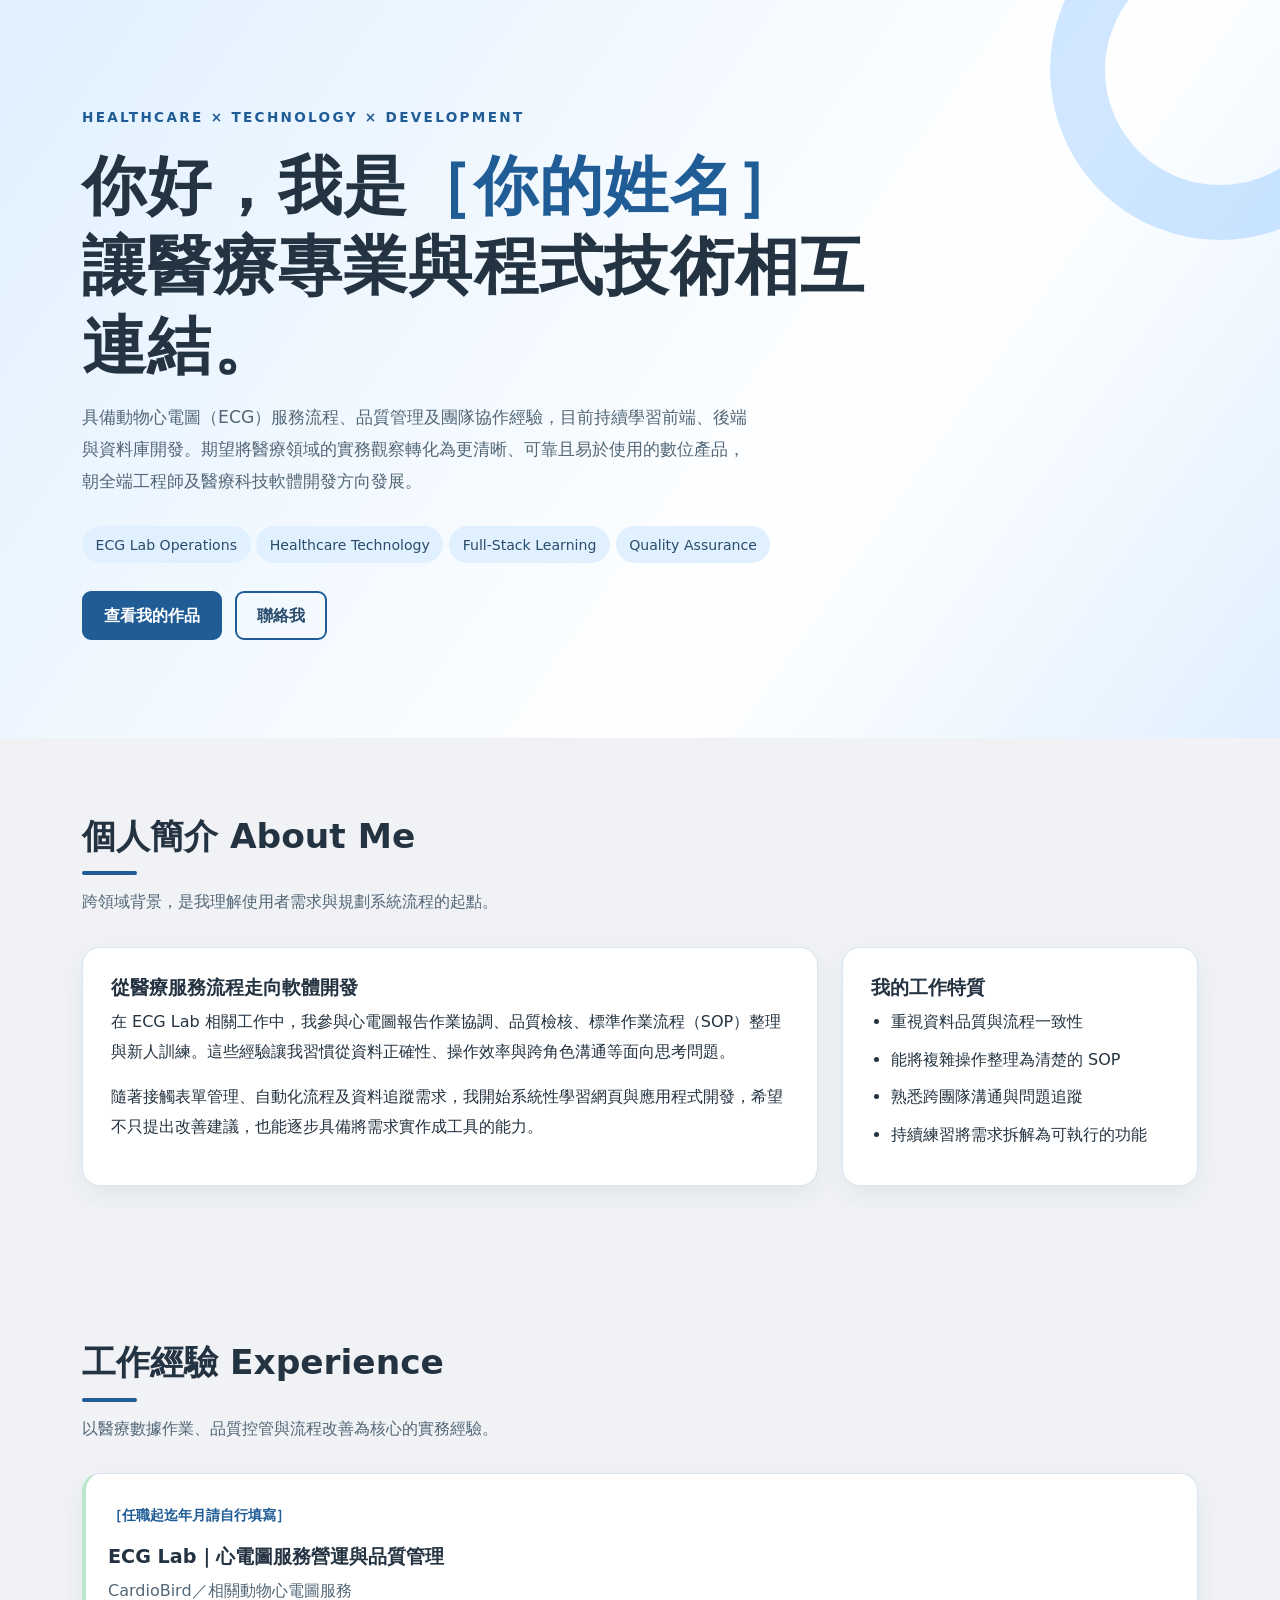
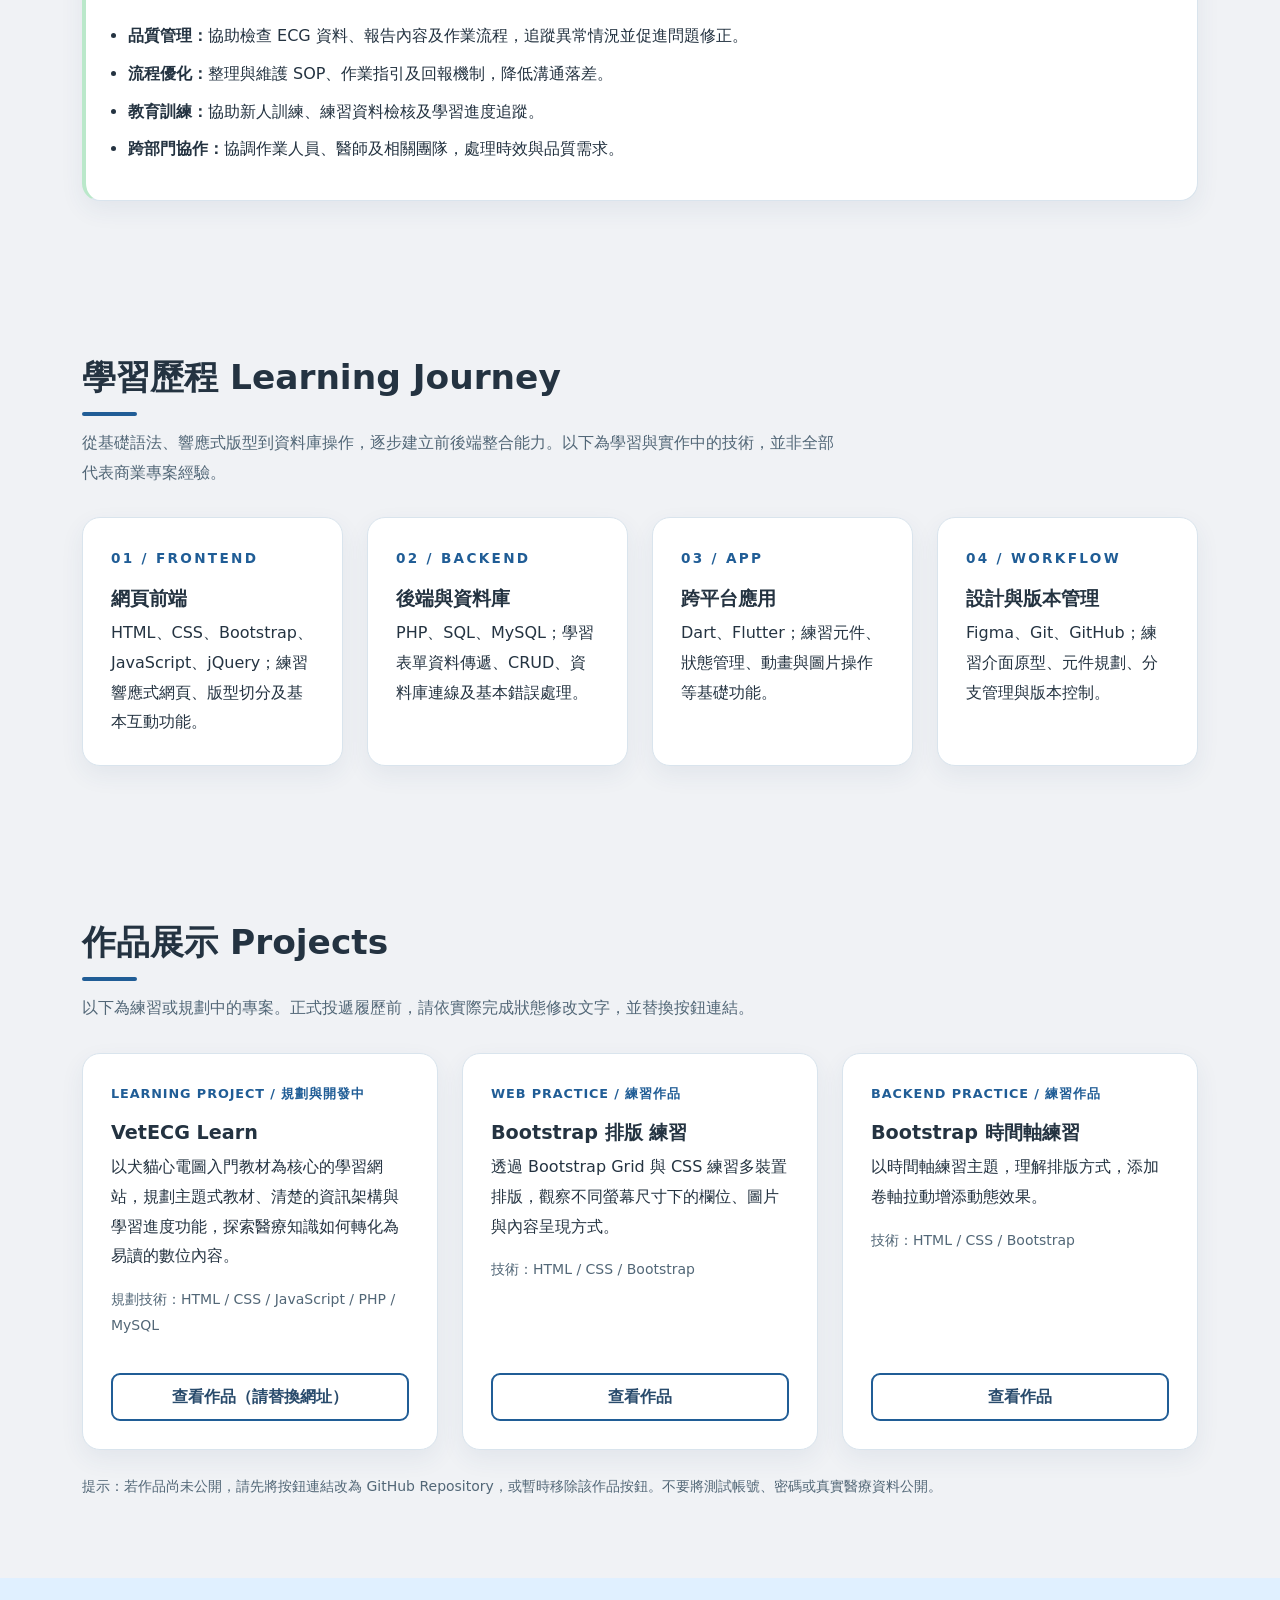
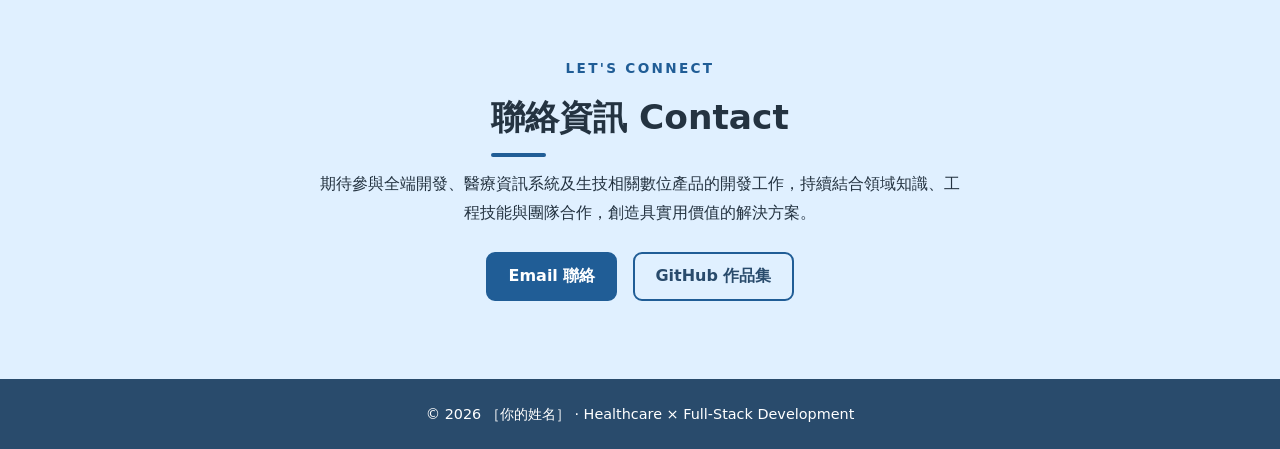
<file: index.html>
<!doctype html>
<html lang="zh-Hant">
<head>
  <meta charset="UTF-8">
  <meta name="viewport" content="width=device-width, initial-scale=1">
  <meta name="description" content="醫療科技與全端開發個人履歷，介紹 ECG Lab 工作經驗、程式學習歷程與專案作品。">
  <title>個人履歷｜醫療科技 × 全端開發</title>
  <link href="https://cdn.jsdelivr.net/npm/bootstrap@5.3.3/dist/css/bootstrap.min.css" rel="stylesheet">
  <style>
    :root{--primary:#205D96;--primary-dark:#294B6C;--navigation:#294B6C;--hero:#E0F0FF;--accent-blue:#72B7FF;--accent-green:#BAE8CA;--ink:#243341;--bg:#F0F2F5;--surface:#FFFFFF;--warm:#FFEBC9;--muted:#526777;--line:#D9E4ED;--mint:var(--accent-green)}
    *{box-sizing:border-box}html{scroll-behavior:smooth}body{font-family:system-ui,-apple-system,"Microsoft JhengHei","Noto Sans TC",sans-serif;background:var(--bg);color:var(--ink);line-height:1.85}
    .hero{background:linear-gradient(125deg,#E0F0FF 0%,#FFFFFF 65%,#E0F0FF 100%);padding:105px 0 90px;position:relative;overflow:hidden}
    .hero:after{content:"";position:absolute;width:340px;height:340px;border:55px solid #72B7FF55;border-radius:50%;right:-110px;top:-100px;pointer-events:none}
    .eyebrow{color:var(--primary);font-size:.85rem;font-weight:750;letter-spacing:.17em;text-transform:uppercase}.hero h1{font-weight:800;letter-spacing:.02em;font-size:clamp(2.2rem,5vw,4rem);line-height:1.25}.lead-text{font-size:1.08rem;color:#526777;max-width:670px}
    .tag{display:inline-block;padding:.35rem .85rem;border-radius:30px;background:#E0F0FF;color:var(--primary-dark);font-size:.88rem;margin:.25rem .35rem .25rem 0}
    .btn-med{background:var(--primary);border:2px solid var(--primary);color:white;border-radius:9px;padding:.65rem 1.25rem;font-weight:650}.btn-med:hover,.btn-med:focus{background:var(--primary-dark);border-color:var(--primary-dark);color:white}
    .btn-outline-med{background:transparent;border:2px solid var(--primary);color:var(--primary-dark);border-radius:9px;padding:.65rem 1.25rem;font-weight:650}.btn-outline-med:hover,.btn-outline-med:focus{background:var(--primary);color:#fff}
    section.content-section{padding:78px 0}.section-title{font-size:clamp(1.7rem,3vw,2.15rem);font-weight:800;margin-bottom:12px}.section-title:after{content:"";display:block;width:55px;height:4px;background:var(--primary);border-radius:4px;margin-top:14px}.section-intro{color:var(--muted);max-width:760px;margin-bottom:30px}
    .card-soft{background:var(--surface);border:1px solid var(--line);border-radius:18px;padding:28px;height:100%;box-shadow:0 9px 25px #294B6C12}.card-soft h3{font-size:1.2rem;font-weight:750}.card-soft p:last-child{margin-bottom:0}.card-soft ul{padding-left:1.25rem;margin-bottom:0}.card-soft li{margin-bottom:.5rem}.muted{color:var(--muted)}
    .experience{border-left:4px solid var(--accent-green);padding-left:22px}.period{color:var(--primary);font-weight:700;font-size:.9rem}.number{font-size:2rem;font-weight:800;color:var(--primary)}
    .project-label{font-size:.8rem;letter-spacing:.07em;color:var(--primary);font-weight:750}.project-card{display:flex;flex-direction:column}.project-card .project-action{margin-top:auto;padding-top:18px}.project-card .btn{width:100%}
    .contact{background:#E0F0FF}.footer{background:#294B6C;color:#FFFFFF;padding:22px 0;font-size:.9rem}a{color:var(--primary-dark)}a:focus-visible{outline:3px solid #72B7FF;outline-offset:3px}
    @media(max-width:767.98px){.hero{padding:72px 0 60px}section.content-section{padding:55px 0}.card-soft{padding:23px}}
  </style>
</head>
<body>
  <!-- Figma 色票已同步至 :root，可直接修改 CSS 變數 -->
  <!-- 1. 個人簡介：請自行修改姓名、聯絡方式及自我介紹 -->
  <header class="hero">
    <div class="container position-relative" style="z-index:1">
      <div class="row align-items-center g-4">
        <div class="col-lg-9">
          <p class="eyebrow mb-3">Healthcare × Technology × Development</p>
          <h1 class="mb-3">你好，我是<span style="color:var(--primary)">［你的姓名］</span><br>讓醫療專業與程式技術相互連結。</h1>
          <p class="lead-text mb-4">具備動物心電圖（ECG）服務流程、品質管理及團隊協作經驗，目前持續學習前端、後端與資料庫開發。期望將醫療領域的實務觀察轉化為更清晰、可靠且易於使用的數位產品，朝全端工程師及醫療科技軟體開發方向發展。</p>
          <div class="mb-4"><span class="tag">ECG Lab Operations</span><span class="tag">Healthcare Technology</span><span class="tag">Full-Stack Learning</span><span class="tag">Quality Assurance</span></div>
          <a class="btn btn-med me-2 mb-2" href="#projects">查看我的作品</a>
          <a class="btn btn-outline-med mb-2" href="mailto:yourname@example.com">聯絡我</a>
        </div>
      </div>
    </div>
  </header>
  <main>
    <section class="content-section" id="about"><div class="container">
      <h2 class="section-title">個人簡介 About Me</h2>
      <p class="section-intro">跨領域背景，是我理解使用者需求與規劃系統流程的起點。</p>
      <div class="row g-4">
        <div class="col-lg-8"><div class="card-soft"><h3>從醫療服務流程走向軟體開發</h3><p>在 ECG Lab 相關工作中，我參與心電圖報告作業協調、品質檢核、標準作業流程（SOP）整理與新人訓練。這些經驗讓我習慣從資料正確性、操作效率與跨角色溝通等面向思考問題。</p><p>隨著接觸表單管理、自動化流程及資料追蹤需求，我開始系統性學習網頁與應用程式開發，希望不只提出改善建議，也能逐步具備將需求實作成工具的能力。</p></div></div>
        <div class="col-lg-4"><div class="card-soft"><h3>我的工作特質</h3><ul><li>重視資料品質與流程一致性</li><li>能將複雜操作整理為清楚的 SOP</li><li>熟悉跨團隊溝通與問題追蹤</li><li>持續練習將需求拆解為可執行的功能</li></ul></div></div>
      </div>
    </div></section>
    <section class="content-section" id="experience" style="background:#F0F2F5"><div class="container">
      <h2 class="section-title">工作經驗 Experience</h2><p class="section-intro">以醫療數據作業、品質控管與流程改善為核心的實務經驗。</p>
      <div class="card-soft experience"><p class="period">［任職起迄年月請自行填寫］</p><h3>ECG Lab｜心電圖服務營運與品質管理</h3><p class="muted">CardioBird／相關動物心電圖服務</p><ul><li><strong>品質管理：</strong>協助檢查 ECG 資料、報告內容及作業流程，追蹤異常情況並促進問題修正。</li><li><strong>流程優化：</strong>整理與維護 SOP、作業指引及回報機制，降低溝通落差。</li><li><strong>教育訓練：</strong>協助新人訓練、練習資料檢核及學習進度追蹤。</li><li><strong>跨部門協作：</strong>協調作業人員、醫師及相關團隊，處理時效與品質需求。</li></ul></div>
    </div></section>
    <section class="content-section" id="learning"><div class="container">
      <h2 class="section-title">學習歷程 Learning Journey</h2><p class="section-intro">從基礎語法、響應式版型到資料庫操作，逐步建立前後端整合能力。以下為學習與實作中的技術，並非全部代表商業專案經驗。</p>
      <div class="row g-4">
        <div class="col-md-6 col-xl-3"><div class="card-soft"><p class="eyebrow">01 / Frontend</p><h3>網頁前端</h3><p>HTML、CSS、Bootstrap、JavaScript、jQuery；練習響應式網頁、版型切分及基本互動功能。</p></div></div>
        <div class="col-md-6 col-xl-3"><div class="card-soft"><p class="eyebrow">02 / Backend</p><h3>後端與資料庫</h3><p>PHP、SQL、MySQL；學習表單資料傳遞、CRUD、資料庫連線及基本錯誤處理。</p></div></div>
        <div class="col-md-6 col-xl-3"><div class="card-soft"><p class="eyebrow">03 / App</p><h3>跨平台應用</h3><p>Dart、Flutter；練習元件、狀態管理、動畫與圖片操作等基礎功能。</p></div></div>
        <div class="col-md-6 col-xl-3"><div class="card-soft"><p class="eyebrow">04 / Workflow</p><h3>設計與版本管理</h3><p>Figma、Git、GitHub；練習介面原型、元件規劃、分支管理與版本控制。</p></div></div>
      </div>
    </div></section>
    <section class="content-section" id="projects" style="background:#F0F2F5"><div class="container">
      <h2 class="section-title">作品展示 Projects</h2><p class="section-intro">以下為練習或規劃中的專案。正式投遞履歷前，請依實際完成狀態修改文字，並替換按鈕連結。</p>
      <div class="row g-4">
        <div class="col-md-6 col-xl-4"><article class="card-soft project-card"><p class="project-label">LEARNING PROJECT / 規劃與開發中</p><h3>VetECG Learn</h3><p>以犬貓心電圖入門教材為核心的學習網站，規劃主題式教材、清楚的資訊架構與學習進度功能，探索醫療知識如何轉化為易讀的數位內容。</p><p class="muted small">規劃技術：HTML / CSS / JavaScript / PHP / MySQL</p><div class="project-action"><a class="btn btn-outline-med" href="https://example.com/vetecg-learn" target="_blank" rel="noopener noreferrer">查看作品（請替換網址）</a></div></article></div>
        <div class="col-md-6 col-xl-4"><article class="card-soft project-card"><p class="project-label">WEB PRACTICE / 練習作品</p><h3>Bootstrap 排版 練習</h3><p>透過 Bootstrap Grid 與 CSS 練習多裝置排版，觀察不同螢幕尺寸下的欄位、圖片與內容呈現方式。</p><p class="muted small">技術：HTML / CSS / Bootstrap</p><div class="project-action"><a class="btn btn-outline-med" href="1030AI01.html" target="_blank" rel="noopener noreferrer">查看作品</a></div></article></div>
        <div class="col-md-6 col-xl-4"><article class="card-soft project-card"><p class="project-label">BACKEND PRACTICE / 練習作品</p><h3>Bootstrap 時間軸練習</h3><p>以時間軸練習主題，理解排版方式，添加卷軸拉動增添動態效果。</p><p class="muted small">技術：HTML / CSS / Bootstrap</p><div class="project-action"><a class="btn btn-outline-med" href="1102-AIandroller.html" target="_blank" rel="noopener noreferrer">查看作品</a></div></article></div>
      </div>
      <p class="small muted mt-4 mb-0">提示：若作品尚未公開，請先將按鈕連結改為 GitHub Repository，或暫時移除該作品按鈕。不要將測試帳號、密碼或真實醫療資料公開。</p>
    </div></section>
    <section class="content-section contact" id="contact"><div class="container text-center"><p class="eyebrow">Let's Connect</p><h2 class="section-title d-inline-block">聯絡資訊 Contact</h2><p class="mx-auto" style="max-width:650px">期待參與全端開發、醫療資訊系統及生技相關數位產品的開發工作，持續結合領域知識、工程技能與團隊合作，創造具實用價值的解決方案。</p><div class="d-flex flex-wrap justify-content-center gap-3 mt-4"><a class="btn btn-med" href="mailto:yourname@example.com">Email 聯絡</a><a class="btn btn-outline-med" href="https://github.com/YOUR_USERNAME" target="_blank" rel="noopener noreferrer">GitHub 作品集</a></div></div></section>
  </main>
  <footer class="footer text-center"><div class="container">© 2026 ［你的姓名］ · Healthcare × Full-Stack Development</div></footer>
</body>
</html>
</file>
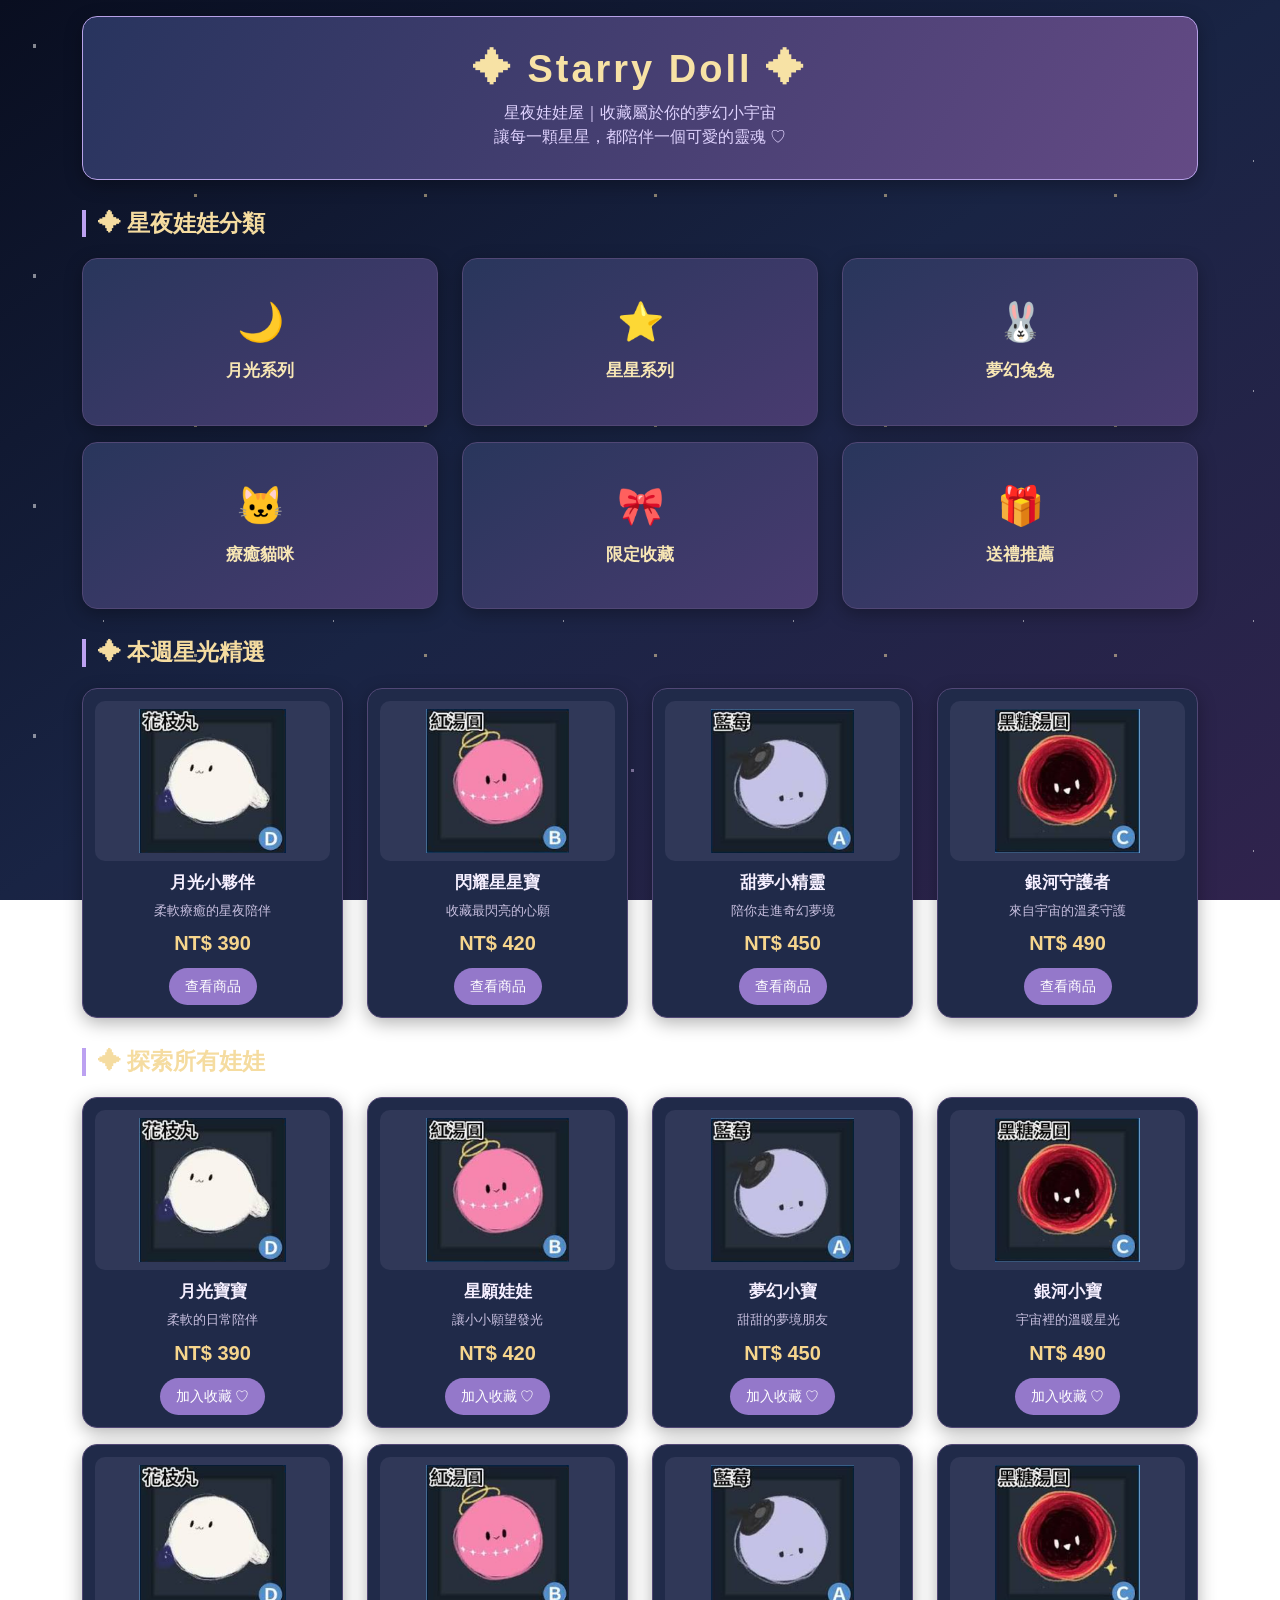
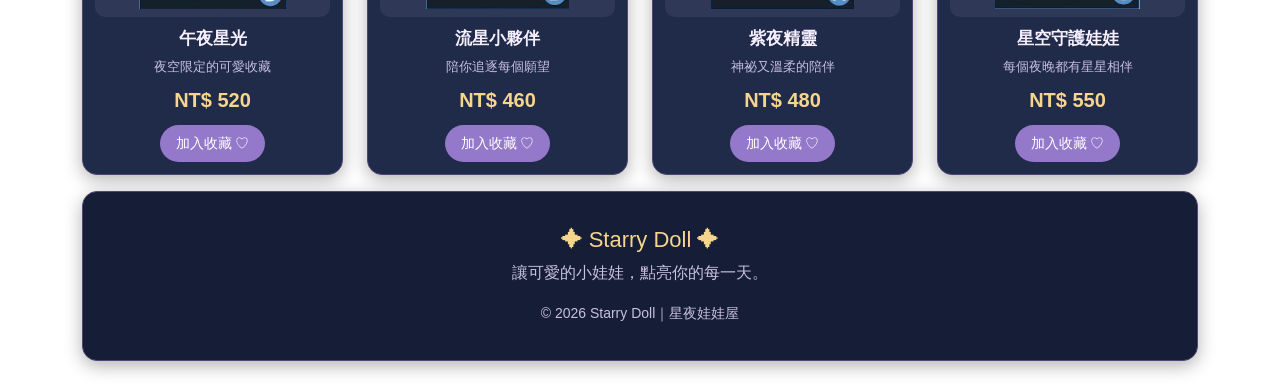
<file: 1030AI01.html>
<!DOCTYPE html>
<html lang="zh-TW">

<head>
    <meta charset="UTF-8">
    <meta name="viewport" content="width=device-width, initial-scale=1.0">
    <title>Starry Doll｜星夜娃娃屋</title>
    <link rel="stylesheet" href="css/bootstrap.min.css">
    <link rel="stylesheet" href="css/mygo.css">

    <style>
        /* 星空背景 */
        body {
            background: linear-gradient(145deg, #090e20, #192444, #30234d);
            background-attachment: fixed;
            color: #f4efff;
            font-family: "Microsoft JhengHei", sans-serif;
        }

        /* 星空點綴 */
        body::before {
            content: "";
            position: fixed;
            inset: 0;
            pointer-events: none;
            background-image:
                radial-gradient(2px 2px at 15% 20%, #ffffff 90%, transparent),
                radial-gradient(2px 2px at 75% 35%, #e4ccff 90%, transparent),
                radial-gradient(1px 1px at 45% 70%, #ffffff 90%, transparent),
                radial-gradient(2px 2px at 85% 85%, #ffe5a9 90%, transparent);
            background-size: 230px 230px;
            opacity: 0.5;
        }

        .container {
            position: relative;
            padding-bottom: 30px;
        }

        /* 保留原本 box01 類別 */
        .box01 {
            min-height: 160px;
            text-align: center;
            border-radius: 15px;
            overflow: hidden;
            background: #202a4b;
            border: 1px solid #514775;
            box-shadow: 0 5px 18px rgba(0, 0, 0, 0.3);
            transition: transform 0.3s, box-shadow 0.3s;
        }

        .box01:hover {
            transform: translateY(-5px);
            box-shadow: 0 10px 25px rgba(174, 143, 255, 0.3);
        }

        /* Header */
        .header-box {
            min-height: 160px;
            padding: 30px 15px;
            background: linear-gradient(120deg, #28345e, #644a85);
            border: 1px solid #b7a1e7;
        }

        .header-box h1 {
            font-size: 38px;
            font-weight: 900;
            color: #f7e2a5;
            letter-spacing: 3px;
        }

        .header-box p {
            color: #e0d3ff;
            margin-bottom: 0;
        }

        /* 分類區 */
        .category-box {
            min-height: 160px;
            padding: 35px 8px;
            background: linear-gradient(145deg, #29365c, #493b70);
        }

        .category-icon {
            font-size: 38px;
            margin-bottom: 10px;
        }

        .category-box h3 {
            font-size: 17px;
            font-weight: bold;
            color: #f8e7b5;
        }

        /* 商品卡片 */
        .product-box {
            padding: 12px;
            background: #202a49;
            height: 100%;
        }

        .product-box img {
            width: 100%;
            height: 160px;
            object-fit: contain;
            border-radius: 10px;
            background: #303858;
            padding: 8px;
        }

        .product-box h3 {
            font-size: 17px;
            font-weight: bold;
            margin-top: 12px;
            color: #f5efff;
        }

        .product-box p {
            font-size: 13px;
            color: #c7bfdf;
            margin-bottom: 8px;
        }

        .price {
            font-size: 20px;
            font-weight: bold;
            color: #f6d58d;
            margin-bottom: 10px;
        }

        .buy-btn {
            display: inline-block;
            background: #9478ca;
            color: white;
            text-decoration: none;
            padding: 8px 16px;
            border-radius: 20px;
            font-size: 14px;
            transition: background 0.3s;
        }

        .buy-btn:hover {
            background: #c2a3f2;
            color: #15152b;
        }

        /* 區域標題 */
        .section-title {
            margin-top: 30px;
            margin-bottom: 5px;
            color: #f5dca0;
            font-size: 23px;
            font-weight: bold;
            border-left: 4px solid #bca1f1;
            padding-left: 12px;
        }

        /* Footer */
        .footer-box {
            min-height: 160px;
            padding: 35px 15px;
            background: #151d37;
            color: #c9c1df;
        }

        .footer-box h3 {
            color: #f6d58d;
            font-size: 22px;
        }

        /* 小螢幕微調 */
        @media (max-width: 576px) {
            .header-box h1 {
                font-size: 27px;
            }

            .product-box img {
                height: 190px;
            }
        }
    </style>
</head>

<body>
    <div class="container">

        <!-- Header：保留原本 RWD 設定 -->
        <div class="row">
            <div class="col-12 mt-3 d-md-none d-lg-block">
                <div class="box01 header-box">
                    <h1>✦ Starry Doll ✦</h1>
                    <p>星夜娃娃屋｜收藏屬於你的夢幻小宇宙</p>
                    <p>讓每一顆星星，都陪伴一個可愛的靈魂 ♡</p>
                </div>
            </div>
        </div>

        <!-- 第一排：六個分類 -->
        <h2 class="section-title">✦ 星夜娃娃分類</h2>
        <div class="row">
            <div class="col-sm-6 col-lg-4 col-xxl-2 mt-3">
                <div class="box01 category-box">
                    <div class="category-icon">🌙</div>
                    <h3>月光系列</h3>
                </div>
            </div>
            <div class="col-sm-6 col-lg-4 col-xxl-2 mt-3">
                <div class="box01 category-box">
                    <div class="category-icon">⭐</div>
                    <h3>星星系列</h3>
                </div>
            </div>
            <div class="col-sm-6 col-lg-4 col-xxl-2 mt-3">
                <div class="box01 category-box">
                    <div class="category-icon">🐰</div>
                    <h3>夢幻兔兔</h3>
                </div>
            </div>
            <div class="col-sm-6 col-lg-4 col-xxl-2 mt-3">
                <div class="box01 category-box">
                    <div class="category-icon">🐱</div>
                    <h3>療癒貓咪</h3>
                </div>
            </div>
            <div class="col-sm-6 col-lg-4 col-xxl-2 mt-3">
                <div class="box01 category-box">
                    <div class="category-icon">🎀</div>
                    <h3>限定收藏</h3>
                </div>
            </div>
            <div class="col-sm-6 col-lg-4 col-xxl-2 mt-3">
                <div class="box01 category-box">
                    <div class="category-icon">🎁</div>
                    <h3>送禮推薦</h3>
                </div>
            </div>
        </div>

        <!-- 第二排：精選娃娃 -->
        <h2 class="section-title">✦ 本週星光精選</h2>
        <div class="row">
            <div class="col-sm-6 col-lg-3 col-xxl-2 mt-3">
                <div class="box01 product-box">
                    <img src="./image/01.png" alt="月光娃娃">
                    <h3>月光小夥伴</h3>
                    <p>柔軟療癒的星夜陪伴</p>
                    <div class="price">NT$ 390</div>
                    <a href="#shop" class="buy-btn">查看商品</a>
                </div>
            </div>
            <div class="col-sm-6 col-lg-3 col-xxl-2 mt-3">
                <div class="box01 product-box">
                    <img src="./image/02.png" alt="星星娃娃">
                    <h3>閃耀星星寶</h3>
                    <p>收藏最閃亮的心願</p>
                    <div class="price">NT$ 420</div>
                    <a href="#shop" class="buy-btn">查看商品</a>
                </div>
            </div>
            <div class="col-sm-6 col-lg-3 col-xxl-2 mt-3">
                <div class="box01 product-box">
                    <img src="./image/03.png" alt="夢境娃娃">
                    <h3>甜夢小精靈</h3>
                    <p>陪你走進奇幻夢境</p>
                    <div class="price">NT$ 450</div>
                    <a href="#shop" class="buy-btn">查看商品</a>
                </div>
            </div>
            <div class="col-sm-6 col-lg-3 col-xxl-2 mt-3">
                <div class="box01 product-box">
                    <img src="./image/04.png" alt="銀河娃娃">
                    <h3>銀河守護者</h3>
                    <p>來自宇宙的溫柔守護</p>
                    <div class="price">NT$ 490</div>
                    <a href="#shop" class="buy-btn">查看商品</a>
                </div>
            </div>
            <div class="col-sm-6 col-lg-3 col-xxl-2 mt-3 d-none d-xxl-block">
                <div class="box01 product-box">
                    <img src="./image/01.png" alt="星夜限定娃娃">
                    <h3>星夜限定款</h3>
                    <p>值得收藏的可愛驚喜</p>
                    <div class="price">NT$ 520</div>
                    <a href="#shop" class="buy-btn">查看商品</a>
                </div>
            </div>
            <div class="col-sm-6 col-lg-3 col-xxl-2 mt-3 d-none d-xxl-block">
                <div class="box01 product-box">
                    <img src="./image/02.png" alt="星光禮物娃娃">
                    <h3>星光禮物盒</h3>
                    <p>送給最重要的那個人</p>
                    <div class="price">NT$ 590</div>
                    <a href="#shop" class="buy-btn">查看商品</a>
                </div>
            </div>
        </div>

        <!-- 第三排：八個商品 -->
        <h2 class="section-title" id="shop">✦ 探索所有娃娃</h2>
        <div class="row">
            <div class="col-md-6 col-xl-3 mt-3">
                <div class="box01 product-box">
                    <img src="./image/01.png" alt="月光寶寶">
                    <h3>月光寶寶</h3>
                    <p>柔軟的日常陪伴</p>
                    <div class="price">NT$ 390</div>
                    <a href="#shop" class="buy-btn">加入收藏 ♡</a>
                </div>
            </div>
            <div class="col-md-6 col-xl-3 mt-3">
                <div class="box01 product-box">
                    <img src="./image/02.png" alt="星願娃娃">
                    <h3>星願娃娃</h3>
                    <p>讓小小願望發光</p>
                    <div class="price">NT$ 420</div>
                    <a href="#shop" class="buy-btn">加入收藏 ♡</a>
                </div>
            </div>
            <div class="col-md-6 col-xl-3 mt-3">
                <div class="box01 product-box">
                    <img src="./image/03.png" alt="夢幻小寶">
                    <h3>夢幻小寶</h3>
                    <p>甜甜的夢境朋友</p>
                    <div class="price">NT$ 450</div>
                    <a href="#shop" class="buy-btn">加入收藏 ♡</a>
                </div>
            </div>
            <div class="col-md-6 col-xl-3 mt-3">
                <div class="box01 product-box">
                    <img src="./image/04.png" alt="銀河小寶">
                    <h3>銀河小寶</h3>
                    <p>宇宙裡的溫暖星光</p>
                    <div class="price">NT$ 490</div>
                    <a href="#shop" class="buy-btn">加入收藏 ♡</a>
                </div>
            </div>
            <div class="col-md-6 col-xl-3 mt-3">
                <div class="box01 product-box">
                    <img src="./image/01.png" alt="午夜星光">
                    <h3>午夜星光</h3>
                    <p>夜空限定的可愛收藏</p>
                    <div class="price">NT$ 520</div>
                    <a href="#shop" class="buy-btn">加入收藏 ♡</a>
                </div>
            </div>
            <div class="col-md-6 col-xl-3 mt-3">
                <div class="box01 product-box">
                    <img src="./image/02.png" alt="流星小夥伴">
                    <h3>流星小夥伴</h3>
                    <p>陪你追逐每個願望</p>
                    <div class="price">NT$ 460</div>
                    <a href="#shop" class="buy-btn">加入收藏 ♡</a>
                </div>
            </div>
            <div class="col-md-6 col-xl-3 mt-3">
                <div class="box01 product-box">
                    <img src="./image/03.png" alt="紫夜精靈">
                    <h3>紫夜精靈</h3>
                    <p>神祕又溫柔的陪伴</p>
                    <div class="price">NT$ 480</div>
                    <a href="#shop" class="buy-btn">加入收藏 ♡</a>
                </div>
            </div>
            <div class="col-md-6 col-xl-3 mt-3">
                <div class="box01 product-box">
                    <img src="./image/04.png" alt="星空守護娃娃">
                    <h3>星空守護娃娃</h3>
                    <p>每個夜晚都有星星相伴</p>
                    <div class="price">NT$ 550</div>
                    <a href="#shop" class="buy-btn">加入收藏 ♡</a>
                </div>
            </div>
        </div>

        <!-- Footer：保留原本 RWD 設定 -->
        <div class="row">
            <div class="col-12 mt-3 d-none d-md-block">
                <div class="box01 footer-box">
                    <h3>✦ Starry Doll ✦</h3>
                    <p>讓可愛的小娃娃，點亮你的每一天。</p>
                    <small>© 2026 Starry Doll｜星夜娃娃屋</small>
                </div>
            </div>
        </div>

    </div>

    <script src="js/bootstrap.bundle.min.js"></script>
</body>

</html>
</file>
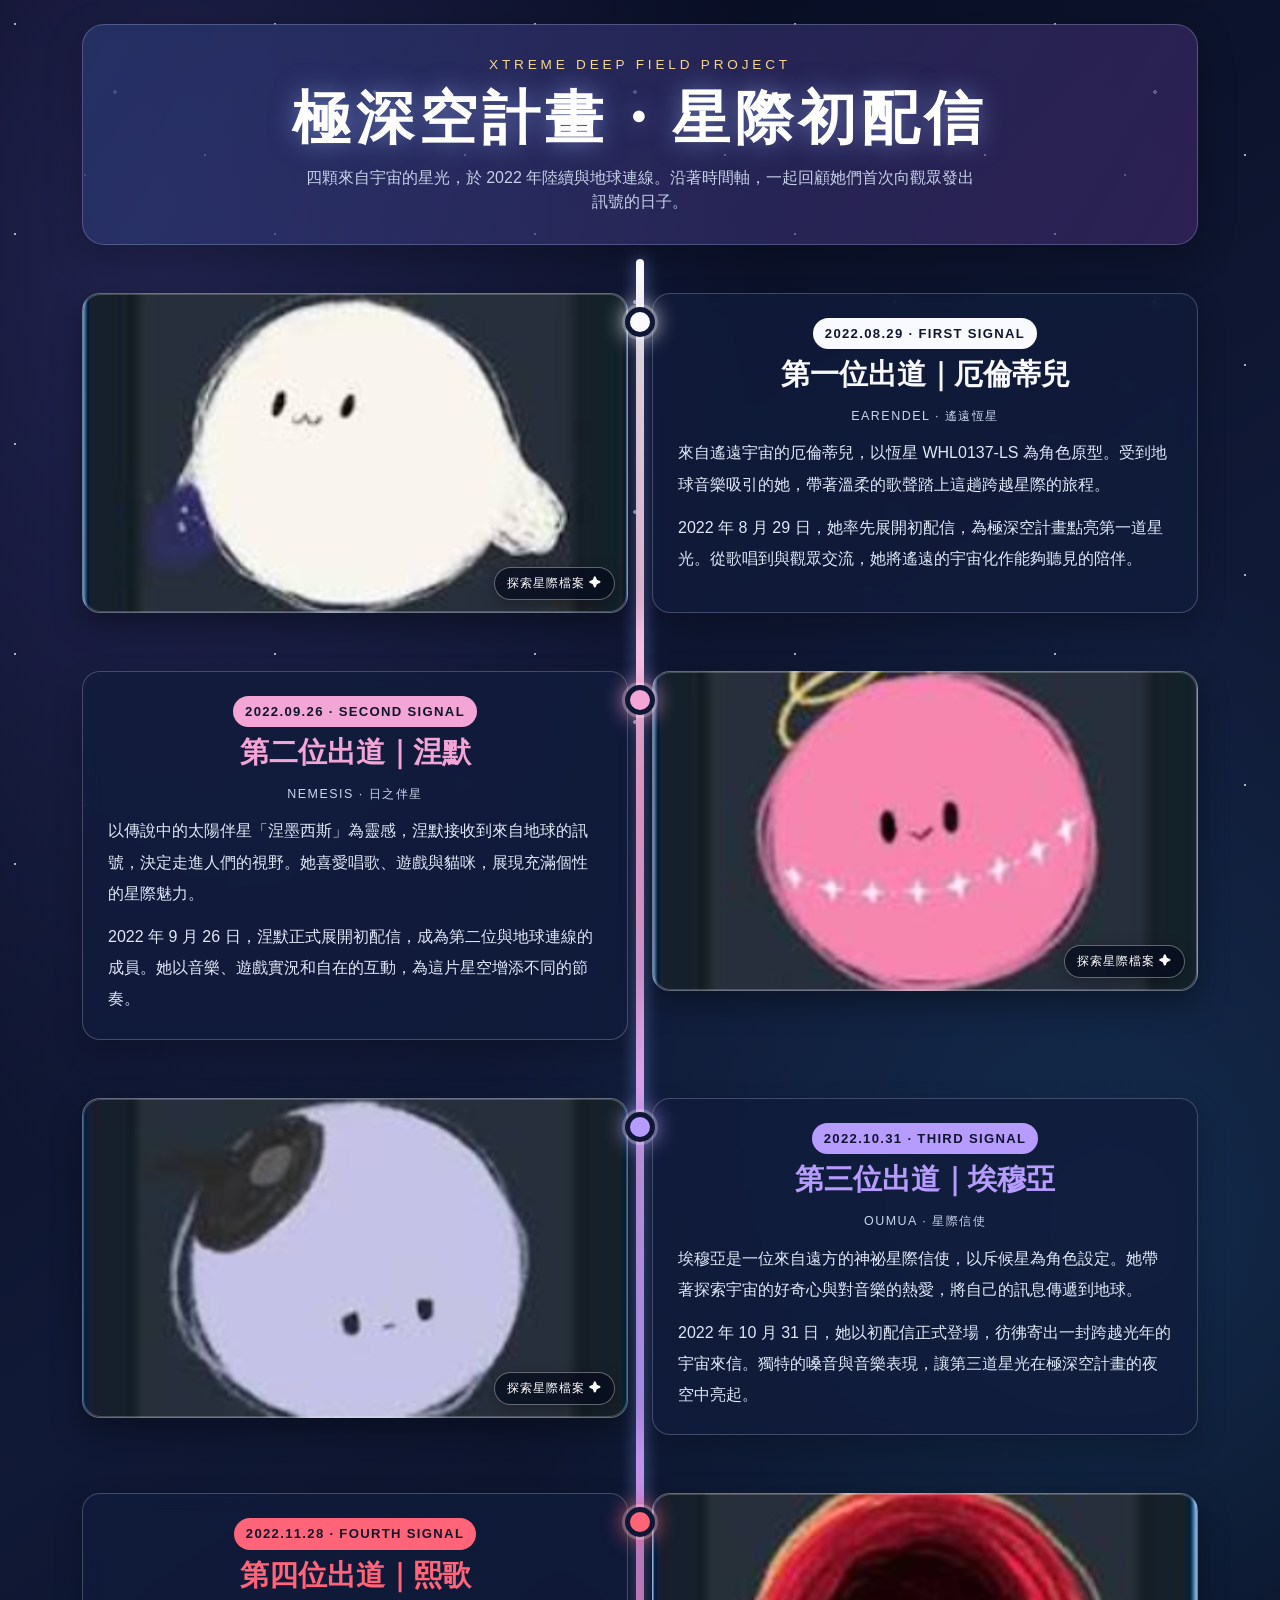
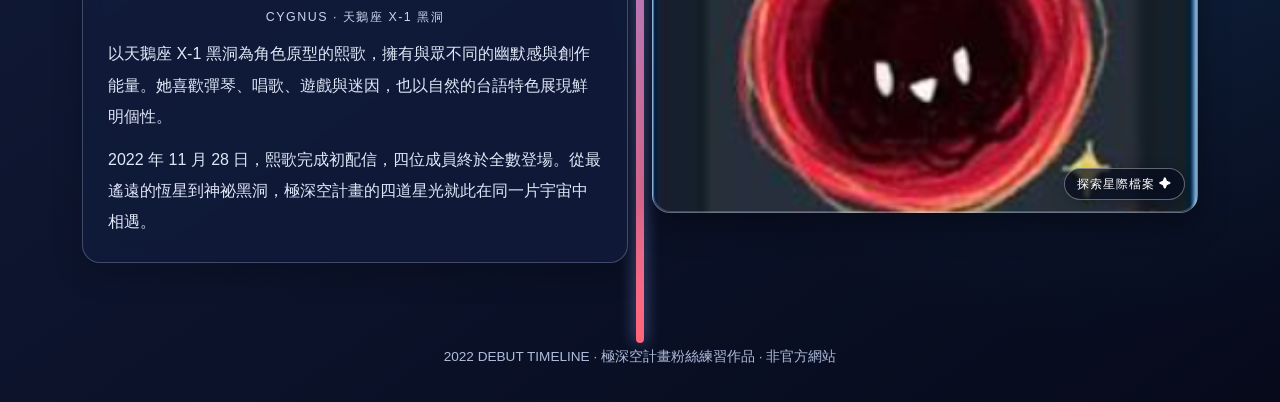
<file: 1102-AIandroller.html>
<!DOCTYPE html>
<html lang="zh-TW">
<head>
<meta charset="utf-8"/>
<meta content="width=device-width, initial-scale=1.0" name="viewport"/>
<meta content="台灣 VTuber 極深空計畫四位成員的 2022 年初配信時間軸。" name="description"/>
<title>極深空計畫｜星際初配信時間軸</title>
<link href="css/bootstrap.min.css" rel="stylesheet"/>
<link href="css/mygo.css" rel="stylesheet"/>
<style>
    :root { --space:#070d23; --starlight:#f2f5ff; --muted:#c5d0e9; --gold:#f5d68c; }
    * { box-sizing:border-box; }
    body {
      min-height:100vh; color:var(--starlight); overflow-x:hidden;
      font-family: "Noto Sans TC", "Microsoft JhengHei", sans-serif;
      background: radial-gradient(ellipse at 12% 12%,rgba(84,77,166,.34),transparent 38%),
                  radial-gradient(ellipse at 88% 62%,rgba(35,105,156,.28),transparent 40%),
                  linear-gradient(145deg,#05091b 0%,#101936 50%,#060a1b 100%);
    }
    body::before {
      content:""; position:fixed; inset:0; pointer-events:none; z-index:0; opacity:.65;
      background-image: radial-gradient(1px 1px at 15px 24px,#fff 98%,transparent),
        radial-gradient(2px 2px at 115px 92px,#d8e7ff 98%,transparent),
        radial-gradient(1px 1px at 205px 155px,#fff 98%,transparent),
        radial-gradient(1px 1px at 85px 175px,#a8b8ff 98%,transparent);
      background-size:260px 210px;
    }
    .page-shell { position:relative; z-index:1; }
    .space-title {
      margin:24px 0 14px; padding:30px 18px; text-align:center; border:1px solid rgba(197,213,255,.25);
      border-radius:22px; background:linear-gradient(120deg,rgba(40,54,110,.76),rgba(70,44,113,.53));
      box-shadow:0 12px 38px rgba(0,0,0,.24);
    }
    .space-title h1 { margin:0; font-weight:900; letter-spacing:.09em; font-size:clamp(2rem,5vw,3.6rem); color:#fff; text-shadow:0 0 24px rgba(155,181,255,.5); }
    .space-title .eyebrow { font-size:.85rem; letter-spacing:.28em; color:var(--gold); margin-bottom:9px; }
    .space-title p { color:var(--muted); margin:12px auto 0; max-width:680px; }
    .timeline-section { position:relative; padding:24px 0 32px; }
    .timeline-section::before {
      position:absolute; content:""; top:0; bottom:0; left:50%; transform:translateX(-50%);
      width:8px; border-radius:20px; background:linear-gradient(to bottom,#f8faff,#f3a5d5,#b79cff,#ff6478);
      box-shadow:0 0 16px rgba(145,173,255,.55);
    }
    .timeline-section-pointer { position:relative; margin-bottom:38px; --accent:#f5d68c; }
    .timeline-section-pointer::before {
      position:absolute; content:""; width:30px; height:30px; background:var(--accent);
      border:5px solid #101735; left:50%; transform:translateX(-50%); border-radius:50%; top:24px;
      box-shadow:0 0 0 3px rgba(255,255,255,.22),0 0 22px var(--accent); z-index:3;
      transition:transform .2s ease, box-shadow .2s ease;
    }
    .timeline-section-pointer:hover::before { transform:translateX(-50%) scale(1.2); box-shadow:0 0 0 4px rgba(255,255,255,.25),0 0 30px var(--accent); }
    .star-one { --accent:#f8faff; } .star-two { --accent:#f3a5d5; }
    .star-three { --accent:#b79cff; } .star-four { --accent:#ff6478; }
    .img-box { height:280px; background-position:center center; background-size:cover; border-radius:18px; border:1px solid rgba(218,228,255,.38); box-shadow:0 12px 30px rgba(0,0,0,.35); transition:transform .25s ease,box-shadow .25s ease; }
    .img-box:hover { transform:translateY(-4px); box-shadow:0 18px 38px rgba(0,0,0,.45),0 0 20px rgba(163,186,255,.2); }
    .text-box { height:100%; padding:24px 25px; border:1px solid rgba(211,220,255,.25); border-radius:18px; background:rgba(17,27,60,.78); box-shadow:0 12px 30px rgba(0,0,0,.2); backdrop-filter:blur(9px); }
    .text-box h2 { font-size:clamp(1.3rem,2.4vw,1.8rem); font-weight:900; color:var(--accent); text-align:center; margin:8px 0 15px; }
    .text-box p { color:#e0e8f8; font-size:1rem; line-height:1.95; margin-bottom:12px; }
    .text-box p:last-child { margin-bottom:0; }
    .date-chip { display:inline-block; font-size:.82rem; font-weight:700; letter-spacing:.1em; padding:6px 12px; border-radius:99px; color:#10152e; background:var(--accent); }
    .role-label { text-align:center; font-size:.78rem; letter-spacing:.12em; color:#c9d5ed; margin-bottom:12px; }
    .timeline-section-pointer > .col-md-6 { padding-top:10px; padding-bottom:10px; }
    .site-footer { text-align:center; color:#aebcdb; padding:4px 0 35px; font-size:.85rem; }
    @media screen and (max-width:767.98px) {
      .timeline-section { margin-left:14px; }
      .timeline-section::before { left:-10px; }
      .timeline-section-pointer::before { left:-10px; }
      .timeline-section-pointer { margin-bottom:22px; }
      .timeline-section-pointer > .col-md-6 { padding-left:20px; padding-right:12px; }
      .text-box { padding:20px; }
      .img-box { height:280px; }
    }
    @media (prefers-reduced-motion:reduce) { .img-box,.timeline-section-pointer::before { transition:none; } }
  

    /* 圖片卷軸：沿用原有 roller 命名與四個方向 */
    .img-box.roller {
      position:relative;
      overflow:hidden;
      isolation:isolate;
      height:320px;
      cursor:default;
    }
    .img-box.roller::after {
      content:"";
      position:absolute;
      inset:0;
      pointer-events:none;
      border-radius:inherit;
      box-shadow:inset 0 0 0 1px rgba(255,255,255,.20);
      z-index:3;
    }
    .roller .roller-box,
    .roller .roller-box2,
    .roller .roller-box-t,
    .roller .roller-box-b {
      position:absolute;
      inset:0;
      width:100%;
      height:100%;
      z-index:2;
      display:flex;
      flex-direction:column;
      align-items:center;
      justify-content:center;
      text-align:center;
      padding:28px;
      background:linear-gradient(145deg,rgba(5,10,29,.93),rgba(23,31,66,.83));
      border:1px solid color-mix(in srgb,var(--accent) 65%,transparent);
      backdrop-filter:blur(6px);
      -webkit-backdrop-filter:blur(6px);
      transition:transform .7s cubic-bezier(.22,1,.36,1),opacity .7s ease;
      opacity:.96;
    }
    .roller .roller-box { transform:translateX(101%); }
    .roller .roller-box2 { transform:translateX(-101%); }
    .roller .roller-box-t { transform:translateY(-101%); }
    .roller .roller-box-b { transform:translateY(101%); }
    .roller:hover .roller-box,
    .roller:hover .roller-box2,
    .roller:hover .roller-box-t,
    .roller:hover .roller-box-b,
    .roller:focus .roller-box,
    .roller:focus .roller-box2,
    .roller:focus .roller-box-t,
    .roller:focus .roller-box-b { transform:translate(0,0);opacity:1; }
    .roller:focus-visible { outline:3px solid var(--accent); outline-offset:4px; }
    .roller-hint {
      position:absolute;
      bottom:12px;
      right:12px;
      z-index:1;
      font-size:.78rem;
      letter-spacing:.08em;
      color:#fff;
      background:rgba(5,10,29,.72);
      border:1px solid rgba(255,255,255,.36);
      border-radius:100px;
      padding:6px 12px;
      box-shadow:0 4px 15px rgba(0,0,0,.25);
    }
    .roller-title { color:var(--accent);font-size:clamp(1.45rem,2.5vw,1.9rem);font-weight:900;margin:0 0 8px;text-shadow:0 0 16px var(--accent); }
    .roller-tag { color:#f3f6ff;font-size:.8rem;letter-spacing:.12em;margin-bottom:14px; }
    .roller-desc { color:#f1f5ff;line-height:1.85;font-size:.98rem;max-width:360px;margin:0; }
    .roller-line { width:58px;height:2px;border-radius:4px;background:var(--accent);box-shadow:0 0 14px var(--accent);margin:0 0 14px; }
    @media (hover:none) {
      /* 觸控裝置沒有 hover：顯示簡短提示，點擊／聚焦可開啟卷軸 */
      .roller .roller-box,.roller .roller-box2,.roller .roller-box-t,.roller .roller-box-b { transition-duration:.45s; }
      .roller-hint { font-size:.75rem; }
    }
    @media (prefers-reduced-motion:reduce) {
      .roller .roller-box,.roller .roller-box2,.roller .roller-box-t,.roller .roller-box-b { transition:none; }
    }

    @media screen and (max-width:767.98px) { .img-box.roller { height:320px; } }
</style>
</head>
<body>
<div class="container page-shell">
<header class="space-title">
<div class="eyebrow">XTREME DEEP FIELD PROJECT</div>
<h1>極深空計畫・星際初配信</h1>
<p>四顆來自宇宙的星光，於 2022 年陸續與地球連線。沿著時間軸，一起回顧她們首次向觀眾發出訊號的日子。</p>
</header>
<main aria-label="極深空計畫初配信時間軸" class="timeline-section">
<div class="row timeline-section-pointer star-one">
<div class="col-md-6">
<div aria-label="厄倫蒂兒圖片；點擊或使用 Tab 聚焦可閱讀特色介紹" class="img-box roller" role="img" style="background-image:url(./image/01.png);background-position:center center;background-size:cover;" tabindex="0"><span aria-hidden="true" class="roller-hint">探索星際檔案 ✦</span><div class="roller-box"><h3 class="roller-title">厄倫蒂兒</h3><div class="roller-tag">EARENDEL · WHITE STAR</div><div aria-hidden="true" class="roller-line"></div><p class="roller-desc">以遙遠恆星為靈感，歌聲溫柔而明亮。從第一道星光開始，邀請你聽見跨越宇宙的旋律。</p></div></div>
</div>
<div class="col-md-6">
<article class="text-box">
<div class="text-center"><span class="date-chip">2022.08.29 · FIRST SIGNAL</span></div>
<h2>第一位出道｜厄倫蒂兒</h2>
<div class="role-label">EARENDEL · 遙遠恆星</div>
<p>來自遙遠宇宙的厄倫蒂兒，以恆星 WHL0137-LS 為角色原型。受到地球音樂吸引的她，帶著溫柔的歌聲踏上這趟跨越星際的旅程。</p>
<p>2022 年 8 月 29 日，她率先展開初配信，為極深空計畫點亮第一道星光。從歌唱到與觀眾交流，她將遙遠的宇宙化作能夠聽見的陪伴。</p>
</article>
</div>
</div>
<div class="row timeline-section-pointer star-two">
<div class="col-md-6 order-md-2">
<div aria-label="涅默圖片；點擊或使用 Tab 聚焦可閱讀特色介紹" class="img-box roller" role="img" style="background-image:url(./image/02.png);background-position:center center;background-size:cover;" tabindex="0"><span aria-hidden="true" class="roller-hint">探索星際檔案 ✦</span><div class="roller-box2"><h3 class="roller-title">涅默</h3><div class="roller-tag">NEMESIS · PINK STAR</div><div aria-hidden="true" class="roller-line"></div><p class="roller-desc">帶著日之伴星的神祕色彩，喜愛唱歌、遊戲與貓咪。活潑自在的互動，是她獨特的魅力。</p></div></div>
</div>
<div class="col-md-6 order-md-1">
<article class="text-box">
<div class="text-center"><span class="date-chip">2022.09.26 · SECOND SIGNAL</span></div>
<h2>第二位出道｜涅默</h2>
<div class="role-label">NEMESIS · 日之伴星</div>
<p>以傳說中的太陽伴星「涅墨西斯」為靈感，涅默接收到來自地球的訊號，決定走進人們的視野。她喜愛唱歌、遊戲與貓咪，展現充滿個性的星際魅力。</p>
<p>2022 年 9 月 26 日，涅默正式展開初配信，成為第二位與地球連線的成員。她以音樂、遊戲實況和自在的互動，為這片星空增添不同的節奏。</p>
</article>
</div>
</div>
<div class="row timeline-section-pointer star-three">
<div class="col-md-6">
<div aria-label="埃穆亞圖片；點擊或使用 Tab 聚焦可閱讀特色介紹" class="img-box bg-img roller" role="img" style="background-image:url(./image/03.png);" tabindex="0"><span aria-hidden="true" class="roller-hint">探索星際檔案 ✦</span><div class="roller-box-t"><h3 class="roller-title">埃穆亞</h3><div class="roller-tag">OUMUA · PURPLE STAR</div><div aria-hidden="true" class="roller-line"></div><p class="roller-desc">來自遠方的星際信使，懷抱探索的好奇心與音樂熱情。每次歌唱，都像一封來自宇宙的訊息。</p></div></div>
</div>
<div class="col-md-6">
<article class="text-box">
<div class="text-center"><span class="date-chip">2022.10.31 · THIRD SIGNAL</span></div>
<h2>第三位出道｜埃穆亞</h2>
<div class="role-label">OUMUA · 星際信使</div>
<p>埃穆亞是一位來自遠方的神祕星際信使，以斥候星為角色設定。她帶著探索宇宙的好奇心與對音樂的熱愛，將自己的訊息傳遞到地球。</p>
<p>2022 年 10 月 31 日，她以初配信正式登場，彷彿寄出一封跨越光年的宇宙來信。獨特的嗓音與音樂表現，讓第三道星光在極深空計畫的夜空中亮起。</p>
</article>
</div>
</div>
<div class="row flex-row-reverse timeline-section-pointer star-four">
<div class="col-md-6">
<div aria-label="熙歌圖片；點擊或使用 Tab 聚焦可閱讀特色介紹" class="img-box bg-img roller" role="img" style="background-image:url(./image/04.png);" tabindex="0"><span aria-hidden="true" class="roller-hint">探索星際檔案 ✦</span><div class="roller-box-b"><h3 class="roller-title">熙歌</h3><div class="roller-tag">CYGNUS · RED STAR</div><div aria-hidden="true" class="roller-line"></div><p class="roller-desc">以天鵝座 X-1 黑洞為靈感，擅長用音樂、幽默與迷因製造驚喜，展現鮮明又親切的個性。</p></div></div>
</div>
<div class="col-md-6">
<article class="text-box">
<div class="text-center"><span class="date-chip">2022.11.28 · FOURTH SIGNAL</span></div>
<h2>第四位出道｜熙歌</h2>
<div class="role-label">CYGNUS · 天鵝座 X-1 黑洞</div>
<p>以天鵝座 X-1 黑洞為角色原型的熙歌，擁有與眾不同的幽默感與創作能量。她喜歡彈琴、唱歌、遊戲與迷因，也以自然的台語特色展現鮮明個性。</p>
<p>2022 年 11 月 28 日，熙歌完成初配信，四位成員終於全數登場。從最遙遠的恆星到神祕黑洞，極深空計畫的四道星光就此在同一片宇宙中相遇。</p>
</article>
</div>
</div>
</main>
<footer class="site-footer">2022 DEBUT TIMELINE · 極深空計畫粉絲練習作品 · 非官方網站</footer>
</div>
<script src="js/bootstrap.bundle.min.js"></script>
</body>
</html>
</file>
<file: css/mygo.css>
*{
        margin:0;
        padding:0;
        }

@import url('https://fonts.googleapis.com/css2?family=Huninn&display=swap');

body{
    font-family: "Huninn", sans-serif;
}

:root {
  /* ===== 基礎背景 ===== */
  --bg01: #F8F7F2;          
  --bg02: #91ecdd;         
  --bg03: #6399e9;          

  /* ===== 文字與邊框 ===== */
  --text01: #405258;        /* 柔和深灰藍 */
  --text02: #61716F;   /* 灰綠 */
  --border01: #DCE6E3;      /* 淺灰綠邊框 */

  /* ===== 強調色 ===== */
  --accent-blue: #8FB8C5;
  --accent-green: #9FBEA5;
  --accent-teal: #91BBB5;

  /* ========================================
     Base / 基礎
     ======================================== */

  --bg-main: #F3F8F7;          /* 淡藍綠白 */
  --bg-white: #FFFFFF;         /* 白 */
  --bg-soft: #EAF3F2;          /* 柔和藍綠 */
  --bg-muted: #E4EFEE;         /* 淺灰藍綠 */


  /* ========================================
     Blue / 藍色系
     ======================================== */

  --blue-50: #EEF7F8;
  --blue-100: #E2F0F2;
  --blue-200: #CFE5E8;
  --blue-300: #B5D5DA;
  --blue-500: #6FA8B2;
  --blue-700: #397783;


  /* ========================================
     Teal / 藍綠色系
     ======================================== */

  --teal-50: #EEF8F6;
  --teal-100: #E0F1EE;
  --teal-200: #C9E5E1;
  --teal-300: #A9D2CC;
  --teal-500: #69A99F;
  --teal-700: #397B73;


  /* ========================================
     Green / 綠色系
     ======================================== */

  --green-50: #F0F7F2;
  --green-100: #E4F1E7;
  --green-200: #D0E6D5;
  --green-300: #B5D4BC;
  --green-500: #79A985;
  --green-700: #4B7655;


  /* ========================================
     Text / 文字
     ======================================== */

  --text-main: #284B4D;        /* 主文字：深藍綠 */
  --text-primary: #315A5C;     /* 主要文字 */
  --text-secondary: #527071;   /* 次要文字 */
  --text-muted: #708889;       /* 輔助文字 */

  /* 不建議使用純黑 #000000 */


  /* ========================================
     Border / 邊框
     ======================================== */

  --border-light: #D8E8E6;
  --border: #C3DBD8;
  --border-strong: #A6C7C3;


  /* ========================================
     Accent / 強調色
     ======================================== */

  --accent: #4F9189;
  --accent-hover: #397B73;
  --accent-light: #DDEEEB;


  /* ========================================
     Status / 狀態色
     ======================================== */

  --success: #4F8561;
  --success-bg: #E6F1E8;

  --info: #477F8A;
  --info-bg: #E3F0F2;

  --warning: #927C4D;
  --warning-bg: #F5F0E2;

  --danger: #9A5D62;
  --danger-bg: #F5E8E9;


  /* ========================================
     Shadow / 陰影
     ======================================== */

  --shadow-sm:
    0 1px 3px rgba(45, 86, 84, 0.08);

  --shadow:
    0 4px 12px rgba(45, 86, 84, 0.10);

  --shadow-lg:
    0 8px 24px rgba(45, 86, 84, 0.12);
.fw-200{
    font-weight: 200;
}
.fw-400{
    font-weight:400;
}
.fw-900{
    font-weight: 900;
}

.content .box1{
    width:49%;
    height:160px;
    background-color:var(--bg01);
    background-image:url(../image/heart.avif) ;
    background-position: center center;
    background-size: cover;
    float:left;
}

}
</file>
